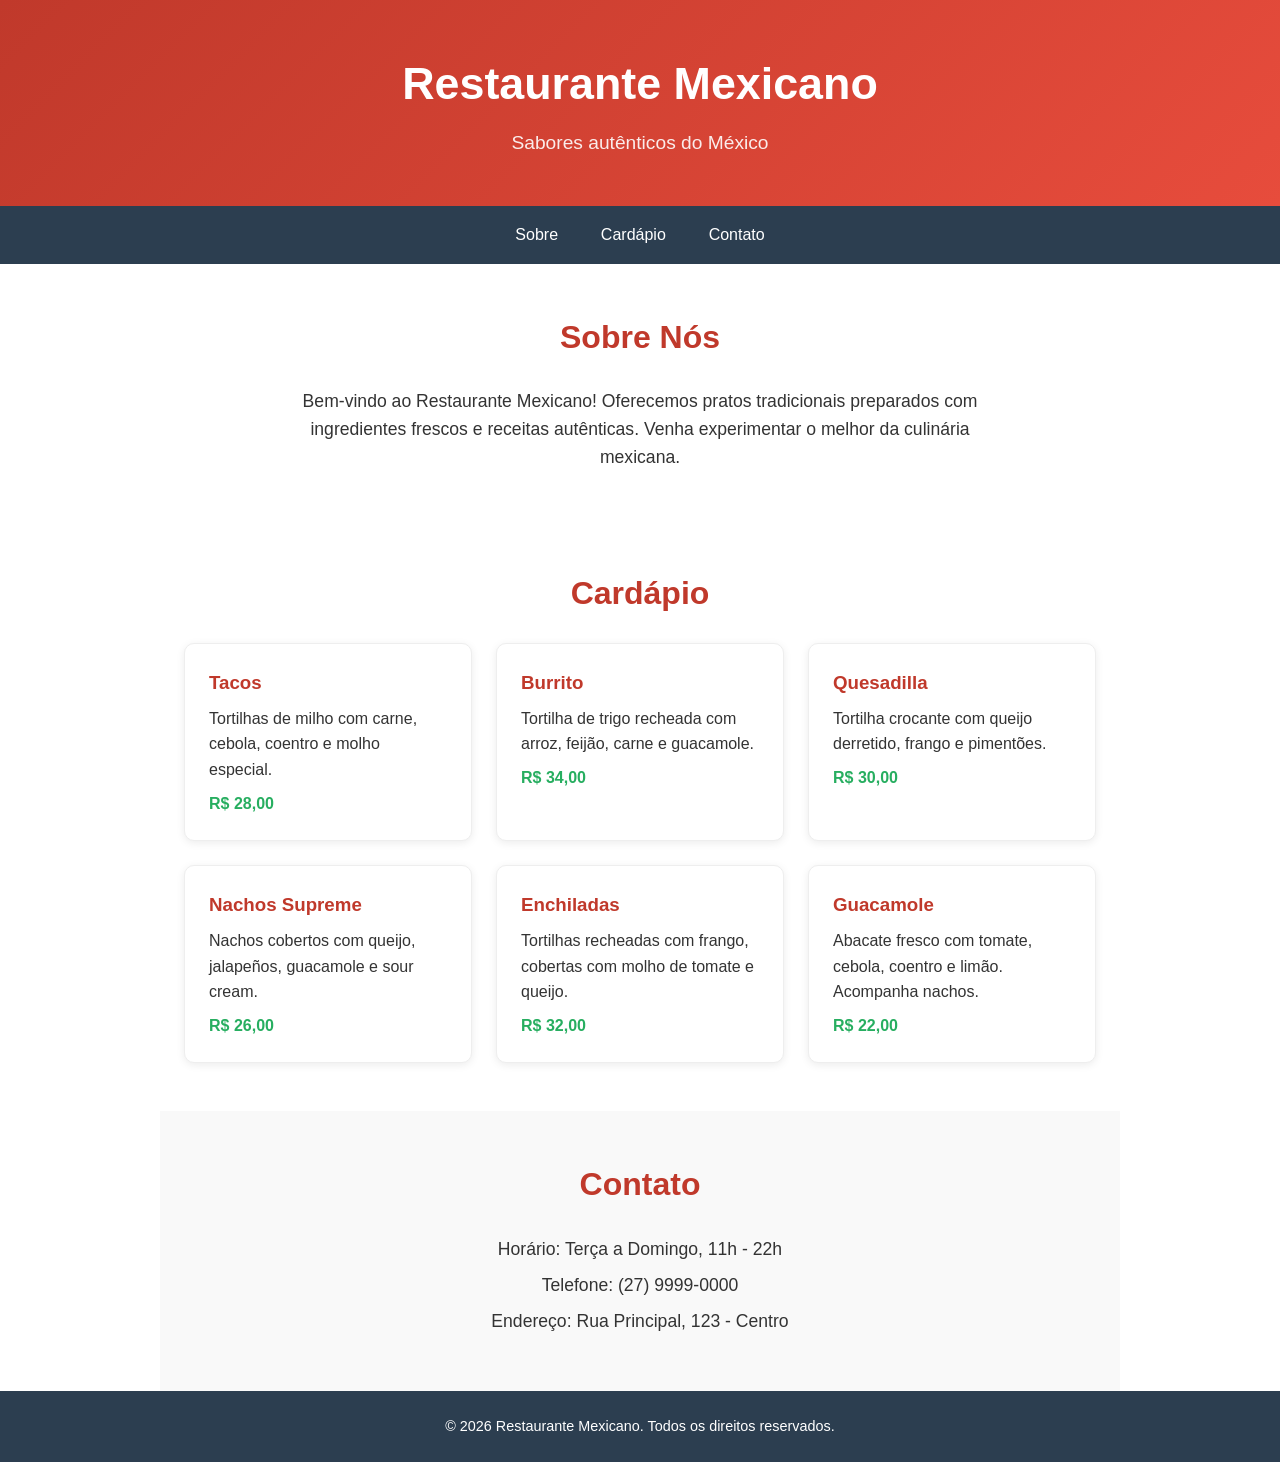
<file: index.html>
<!DOCTYPE html>
<html lang="pt-BR">
<head>
    <meta charset="UTF-8">
    <meta name="viewport" content="width=device-width, initial-scale=1.0">
    <title>Restaurante Mexicano</title>
    <style>
        * {
            margin: 0;
            padding: 0;
            box-sizing: border-box;
        }

        body {
            font-family: 'Segoe UI', Tahoma, Geneva, Verdana, sans-serif;
            color: #333;
            line-height: 1.6;
        }

        header {
            background: linear-gradient(135deg, #c0392b, #e74c3c);
            color: white;
            text-align: center;
            padding: 3rem 1rem;
        }

        header h1 {
            font-size: 2.8rem;
            margin-bottom: 0.5rem;
        }

        header p {
            font-size: 1.2rem;
            opacity: 0.9;
        }

        nav {
            background: #2c3e50;
            padding: 1rem;
            text-align: center;
            position: sticky;
            top: 0;
            z-index: 10;
        }

        nav a {
            color: white;
            text-decoration: none;
            margin: 0 1.2rem;
            font-size: 1rem;
            transition: color 0.3s;
        }

        nav a:hover {
            color: #e74c3c;
        }

        section {
            max-width: 960px;
            margin: 0 auto;
            padding: 3rem 1.5rem;
        }

        section h2 {
            font-size: 2rem;
            margin-bottom: 1.5rem;
            color: #c0392b;
            text-align: center;
        }

        .about-text {
            text-align: center;
            max-width: 700px;
            margin: 0 auto;
            font-size: 1.1rem;
        }

        .menu-grid {
            display: grid;
            grid-template-columns: repeat(auto-fit, minmax(260px, 1fr));
            gap: 1.5rem;
        }

        .menu-card {
            background: #fff;
            border: 1px solid #eee;
            border-radius: 10px;
            padding: 1.5rem;
            box-shadow: 0 2px 8px rgba(0,0,0,0.08);
            transition: transform 0.2s;
        }

        .menu-card:hover {
            transform: translateY(-4px);
        }

        .menu-card h3 {
            color: #c0392b;
            margin-bottom: 0.5rem;
        }

        .menu-card .price {
            font-weight: bold;
            color: #27ae60;
            margin-top: 0.5rem;
        }

        #contact {
            background: #f9f9f9;
        }

        .contact-info {
            text-align: center;
            font-size: 1.1rem;
        }

        .contact-info p {
            margin: 0.5rem 0;
        }

        footer {
            background: #2c3e50;
            color: white;
            text-align: center;
            padding: 1.5rem;
            font-size: 0.9rem;
        }
    </style>
</head>
<body>

<header>
    <h1>Restaurante Mexicano</h1>
    <p>Sabores autênticos do México</p>
</header>

<nav>
    <a href="#about">Sobre</a>
    <a href="#menu">Cardápio</a>
    <a href="#contact">Contato</a>
</nav>

<section id="about">
    <h2>Sobre Nós</h2>
    <p class="about-text">
        Bem-vindo ao Restaurante Mexicano! Oferecemos pratos tradicionais preparados com ingredientes frescos e receitas autênticas. Venha experimentar o melhor da culinária mexicana.
    </p>
</section>

<section id="menu">
    <h2>Cardápio</h2>
    <div class="menu-grid">
        <div class="menu-card">
            <h3>Tacos</h3>
            <p>Tortilhas de milho com carne, cebola, coentro e molho especial.</p>
            <p class="price">R$ 28,00</p>
        </div>
        <div class="menu-card">
            <h3>Burrito</h3>
            <p>Tortilha de trigo recheada com arroz, feijão, carne e guacamole.</p>
            <p class="price">R$ 34,00</p>
        </div>
        <div class="menu-card">
            <h3>Quesadilla</h3>
            <p>Tortilha crocante com queijo derretido, frango e pimentões.</p>
            <p class="price">R$ 30,00</p>
        </div>
        <div class="menu-card">
            <h3>Nachos Supreme</h3>
            <p>Nachos cobertos com queijo, jalapeños, guacamole e sour cream.</p>
            <p class="price">R$ 26,00</p>
        </div>
        <div class="menu-card">
            <h3>Enchiladas</h3>
            <p>Tortilhas recheadas com frango, cobertas com molho de tomate e queijo.</p>
            <p class="price">R$ 32,00</p>
        </div>
        <div class="menu-card">
            <h3>Guacamole</h3>
            <p>Abacate fresco com tomate, cebola, coentro e limão. Acompanha nachos.</p>
            <p class="price">R$ 22,00</p>
        </div>
    </div>
</section>

<section id="contact">
    <h2>Contato</h2>
    <div class="contact-info">
        <p>Horário: Terça a Domingo, 11h - 22h</p>
        <p>Telefone: (27) 9999-0000</p>
        <p>Endereço: Rua Principal, 123 - Centro</p>
    </div>
</section>

<footer>
    <p>&copy; 2026 Restaurante Mexicano. Todos os direitos reservados.</p>
</footer>

</body>
</html>
</file>
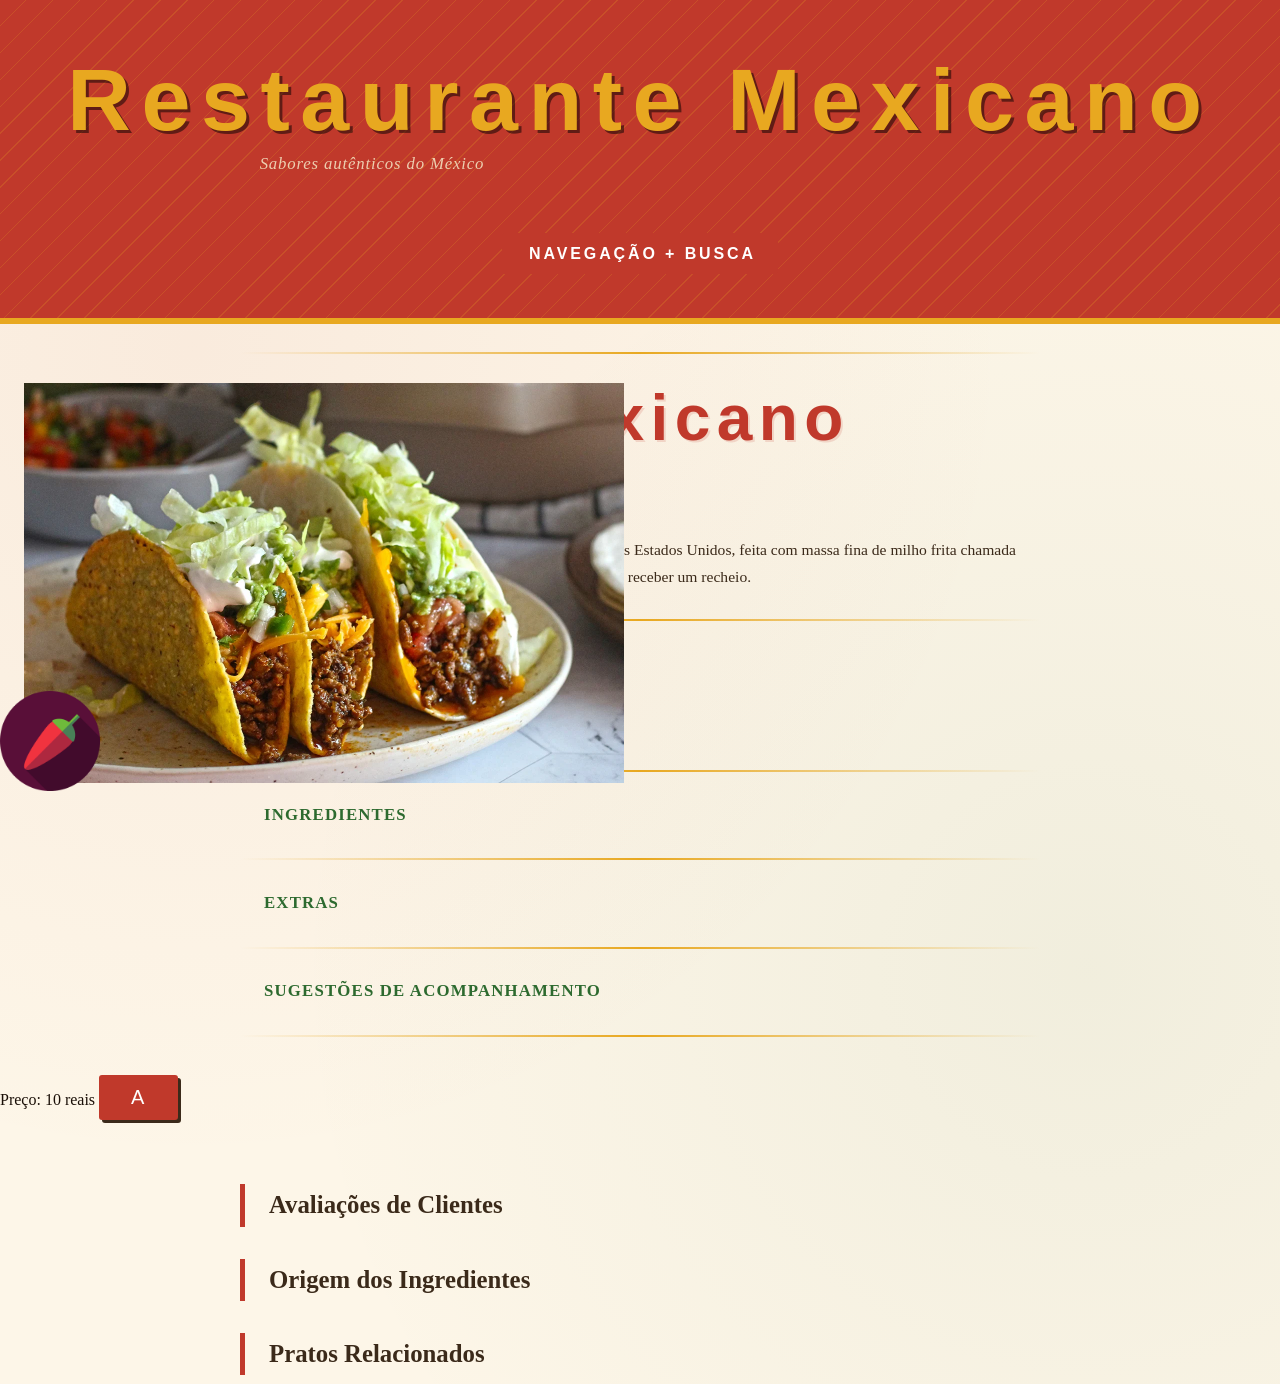
<file: comida.html>
<!DOCTYPE html>
<html lang="en">
<link rel="stylesheet" href="comida.css">
<head>
    <meta charset="UTF-8">
    <meta name="viewport" content="width=device-width, initial-scale=1.0">
    <title>Comida</title>
</head>
<body>
<header>
    <h1>Restaurante Mexicano</h1>
    <p>Sabores autênticos do México</p>
    <h2>Navegação + Busca</h2>
</header>

    <hr>
    <div class="image">
        <img class="big-Image" src="wpt10.webp" alt="comida-mexicana">
        <img class= "im1" src="pimenta-jalapeno.png" alt="Selo de Picância">
        <!-- <img class= "im1" src="grunge_original_seal_stamp_rubber_look.jpg" alt="Selo de Autencidade"> -->
    </div>
    <h1>Taco | Mexicano</h1>
    <h2>Descrição do Prato</h2>
    <p>Taco é uma comida típica do México, popular também nos Estados Unidos, feita com massa fina de milho frita chamada de tortilla, que é moldada no formato de uma concha para receber um recheio.</p>

    <hr>
    <h2>Modificações do Prato</h2>
    <h3><b>Picância</b></h3>
    <hr>
    <h3><b>Ingredientes</b></h3>
    <hr>
    <h3><b>Extras</b></h3>
    <hr>
    <h3>Sugestões de Acompanhamento</h3>
    <hr>
    Preço: 10 reais
    <button>A</button>

    <h2>Avaliações de Clientes</h2>

    <h2>Origem dos Ingredientes</h2>

    <h2>Pratos Relacionados</h2>
</body>
</html>
</file>
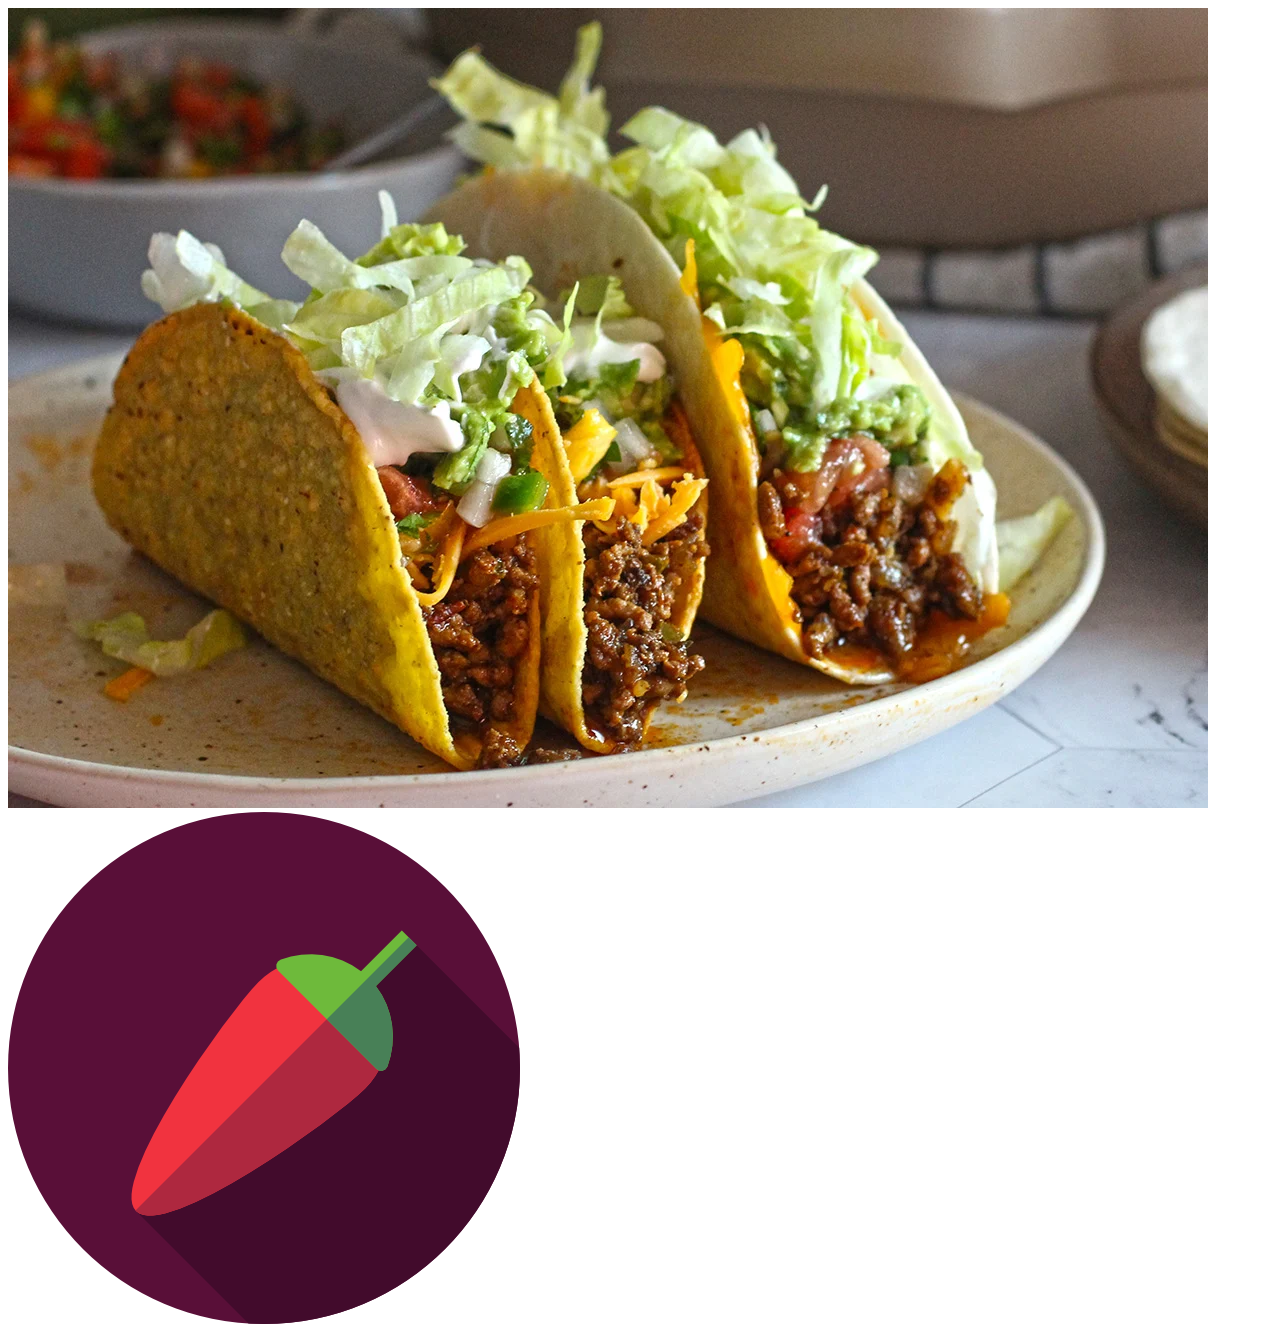
<file: teste.html>
<!DOCTYPE html>
<html lang="en">
<head>
    <meta charset="UTF-8">
    <meta name="viewport" content="width=device-width, initial-scale=1.0">
    <title>Document</title>
</head>
<body>
    <img src="wpt10.webp" alt="">
    <img src="pimenta-jalapeno.png">
</body>
</html>
</file>
<file: comida.css>
* {
    margin: 0;
    padding: 0;
    box-sizing: border-box;
}


img {
    object-fit: cover;
    max-width: 100px;
    height: auto;
}

.big-Image {
    max-width: 300px;
    height: auto;
}


header p {
    font-size: 1.2rem;
    opacity: 0.9;
}


@import url('https://fonts.googleapis.com/css2?family=Playfair+Display:wght@700;900&family=Libre+Baskerville:ital,wght@0,400;0,700;1,400&family=Bebas+Neue&display=swap');
 
/* ─── Variáveis ─────────────────────────────────────────────── */
:root {
  --terra:    #c0392b;
  --abacate:  #2d6a2f;
  --areia:    #f5e8c7;
  --queijo:   #e8a820;
  --escuro:   #1a0f07;
  --fumo:     #3b2a1a;
  --cream:    #fdf6e8;
  --cinza:    #7a6a5a;
}
 
/* ─── Reset & Base ───────────────────────────────────────────── */
*, *::before, *::after { box-sizing: border-box; margin: 0; padding: 0; }
 
body {
  background-color: var(--cream);
  background-image:
    radial-gradient(circle at 15% 25%, rgba(192,57,43,.06) 0%, transparent 55%),
    radial-gradient(circle at 85% 70%, rgba(45,106,47,.06) 0%, transparent 55%);
  color: var(--escuro);
  font-family: 'Libre Baskerville', Georgia, serif;
  font-size: 16px;
  line-height: 1.7;
  min-height: 100vh;
}
 



header {
    background: linear-gradient(135deg, #c0392b, #e74c3c);
    color: white;
    text-align: center;
    padding: 3rem 1rem;
}

header h1 {
    font-size: 2.8rem;
    margin-bottom: 0.5rem;
}


/* ─── Header ────────────────────────────────────────────────── */
header {
  background: var(--terra);
  background-image:
    repeating-linear-gradient(
      135deg,
      transparent,
      transparent 18px,
      rgba(232,168,32,.2) 18px,
      rgba(232,168,32,.2) 19px
    );
  color: var(--cream);
  text-align: center;
  padding: 3.5rem 2rem 2.5rem;
  position: relative;
  overflow: hidden;
}
 
header::before {
  content: '';
  position: absolute;
  inset: 0;
  border-bottom: 6px solid var(--queijo);
  pointer-events: none;
}
 
header h1 {
  font-family: 'Bebas Neue', sans-serif;
  font-size: clamp(2.8rem, 7vw, 5.5rem);
  letter-spacing: .12em;
  color: var(--queijo);
  text-shadow: 3px 3px 0 rgba(0,0,0,.5);
  line-height: 1;
  margin-bottom: .35rem;
}
 
header p {
  font-family: 'Libre Baskerville', serif;
  font-style: italic;
  font-size: 1.05rem;
  color: var(--areia);
  opacity: .85;
  letter-spacing: .05em;
  margin-bottom: 1.4rem;
}
 
header h2 {
  display: inline-block;
  background: var(--terra);
  color: #fff;
  font-family: 'Bebas Neue', sans-serif;
  font-size: 1rem;
  letter-spacing: .18em;
  padding: .45rem 1.4rem;
  border-radius: 2px;
  text-transform: uppercase;
}
 
/* ─── Divisores ─────────────────────────────────────────────── */
hr {
  border: none;
  height: 2px;
  background: linear-gradient(90deg, transparent, var(--queijo), transparent);
  margin: 1.8rem auto;
  max-width: 760px;
}
 
/* ─── Layout central ─────────────────────────────────────────── */
body > *:not(header) {
  display: block;
  max-width: 800px;
  margin-left: auto;
  margin-right: auto;
  padding-left: 1.5rem;
  padding-right: 1.5rem;
}
 
body > hr { padding: 0; }
 

.im1 {
    position: absolute;
    z-index: 1;
    left: 0;
    right: 0;
    bottom: 0;
}

.image {
    position: absolute;
}

/* ─── Imagem principal ───────────────────────────────────────── */
.big-Image {
    z-index: 0;
    width: 100%;
    max-width: 800px;
    height: 400px;
    position: relative;
    /* border-radius: 4px; */
    /* margin-top: 2.5rem; */
    /* box-shadow: 0 8px 32px rgba(26,15,7,.25), 0 2px 6px rgba(26,15,7,.15); */
    /* border: 3px solid var(--fumo); */
}
 
/* ─── Título do prato ────────────────────────────────────────── */
body > h1 {
  font-family: 'Bebas Neue', sans-serif;
  font-size: clamp(2.4rem, 6vw, 4rem);
  letter-spacing: .1em;
  color: var(--terra);
  margin-top: 1.4rem;
  margin-bottom: .6rem;
  text-shadow: 2px 2px 0 rgba(192,57,43,.15);
  line-height: 1.1;
}
 
/* ─── Selos (picância + autenticidade) ───────────────────────── */
body > img:not(.big-Image) {
position: absolute;
  width: 100px;
  height: 100px;
  object-fit: contain;
  display: inline-flex;
  margin: 0;
  filter: drop-shadow(1px 2px 3px rgba(0,0,0,.25));
  vertical-align: middle;
  transition: transform .2s ease;
}
 
/* body > img:not(.big-Image):hover { transform: rotate(-5deg) scale(1.1); } */
 
/* ─── Headings de seção ──────────────────────────────────────── */
h2 {
  font-family: 'Playfair Display', Georgia, serif;
  font-size: 1.55rem;
  font-weight: 700;
  color: var(--fumo);
  margin-top: 2rem;
  margin-bottom: .6rem;
  border-left: 5px solid var(--terra);
  padding-left: .8rem;
}
 
h3 {
  font-family: 'Libre Baskerville', serif;
  font-size: 1.05rem;
  font-weight: 700;
  color: var(--abacate);
  margin-top: 1.1rem;
  margin-bottom: .3rem;
  text-transform: uppercase;
  letter-spacing: .07em;
}
 
/* ─── Parágrafo descrição ────────────────────────────────────── */
p {
  color: var(--fumo);
  font-size: .975rem;
  max-width: 680px;
  margin-bottom: 1rem;
}
 
/* ─── Bloco de preço + botão ────────────────────────────────── */
body > button,
body > *:has(+ button) { /* bloco "Preço: X reais" */
  margin-top: 1.8rem;
}
 
/* texto de preço (nó de texto solto – envolto via pseudo-element trick não é possível;
   mas podemos dar estilo ao botão vizinho e ao bloco como um todo) */
body > button {
  display: inline-flex;
  align-items: center;
  justify-content: center;
  gap: .5rem;
  background: var(--terra);
  color: #fff;
  font-family: 'Bebas Neue', sans-serif;
  font-size: 1.25rem;
  letter-spacing: .1em;
  border: none;
  border-radius: 3px;
  padding: .7rem 2rem;
  cursor: pointer;
  box-shadow: 3px 3px 0 var(--fumo);
  transition: transform .15s ease, box-shadow .15s ease, background .15s ease;
  margin-top: .6rem;
  margin-bottom: 2rem;
}
 
body > button:hover {
  background: var(--queijo);
  color: var(--escuro);
  transform: translate(-2px, -2px);
  box-shadow: 5px 5px 0 var(--fumo);
}
 
body > button:active {
  transform: translate(1px, 1px);
  box-shadow: 1px 1px 0 var(--fumo);
}
 
/* ─── Bloco preço (texto antes do botão) ─────────────────────── */
/* Não é possível estilizar texto solto diretamente,
   mas cercamos visualmente via container pai */
 
/* ─── Responsive ─────────────────────────────────────────────── */
@media (max-width: 600px) {
  .big-Image { height: 240px; }
  header h1  { font-size: 2.4rem; }
  h2         { font-size: 1.25rem; }
}
</file>
